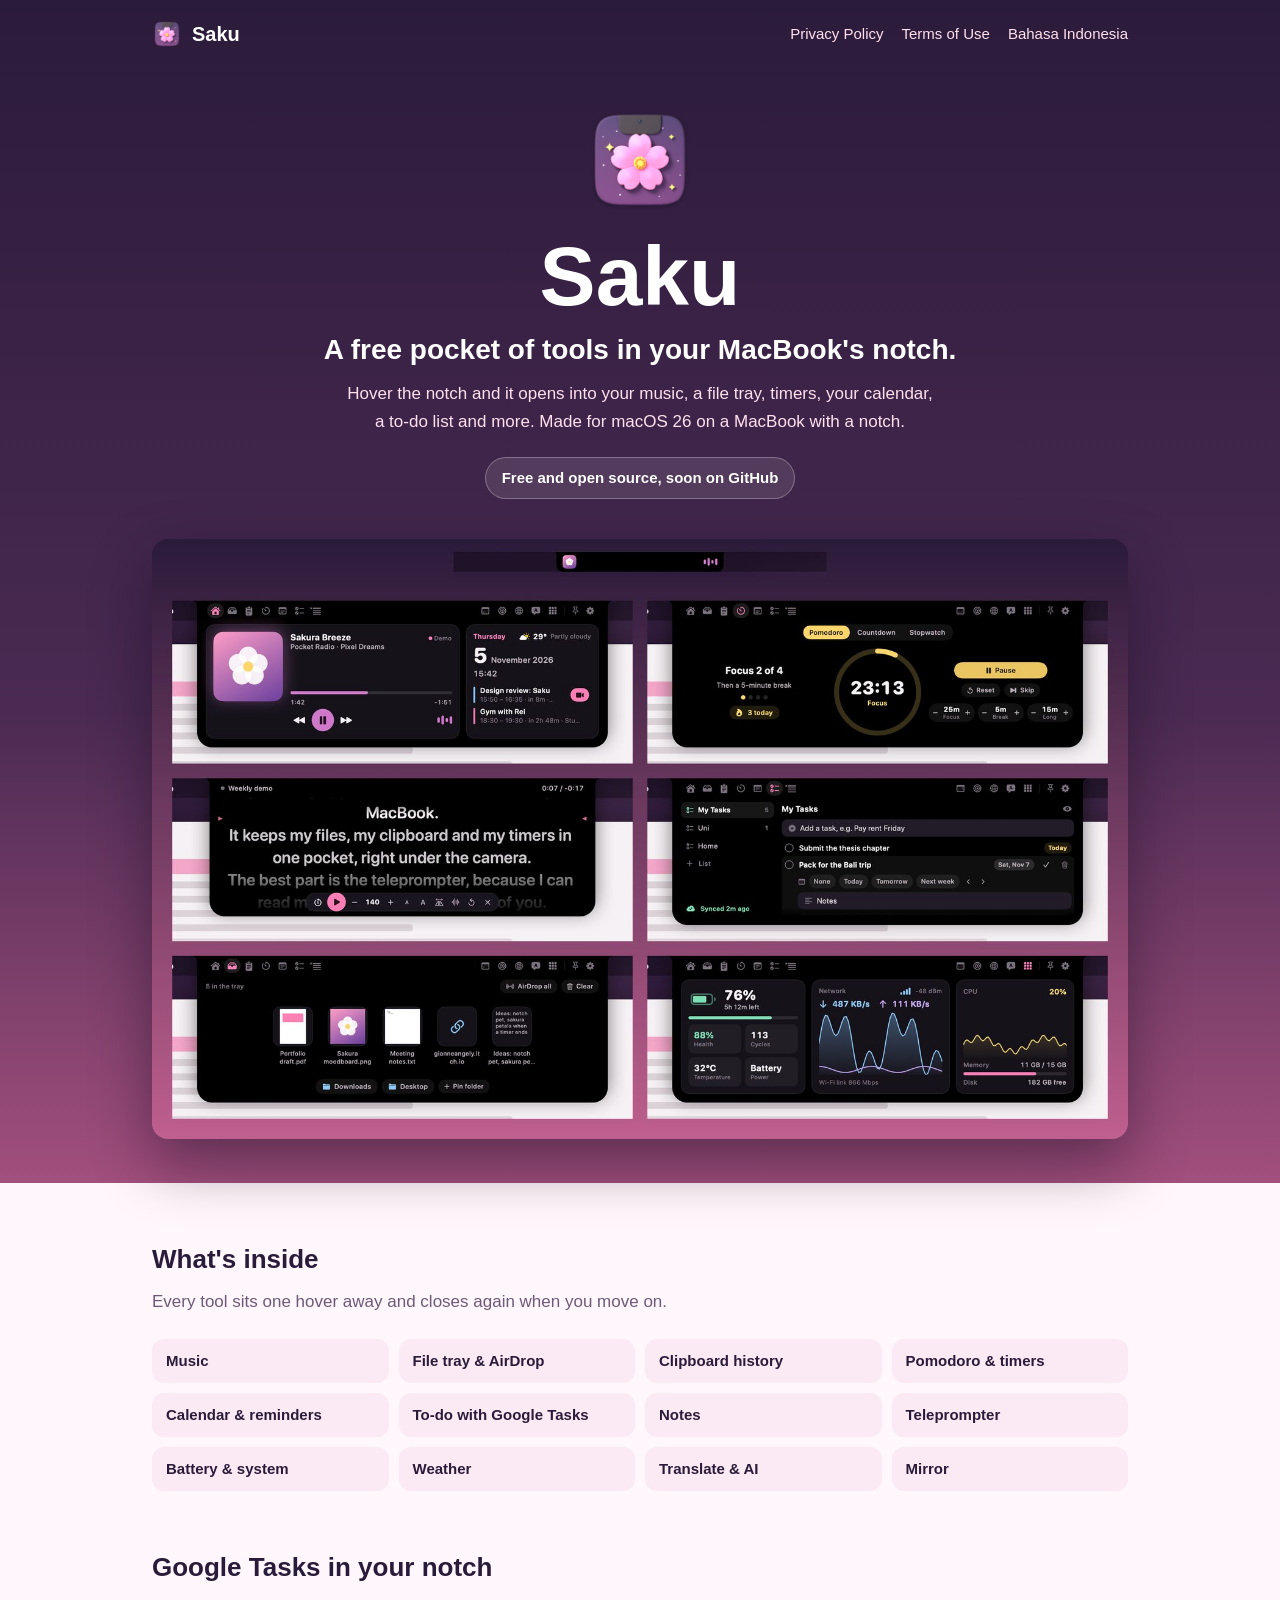
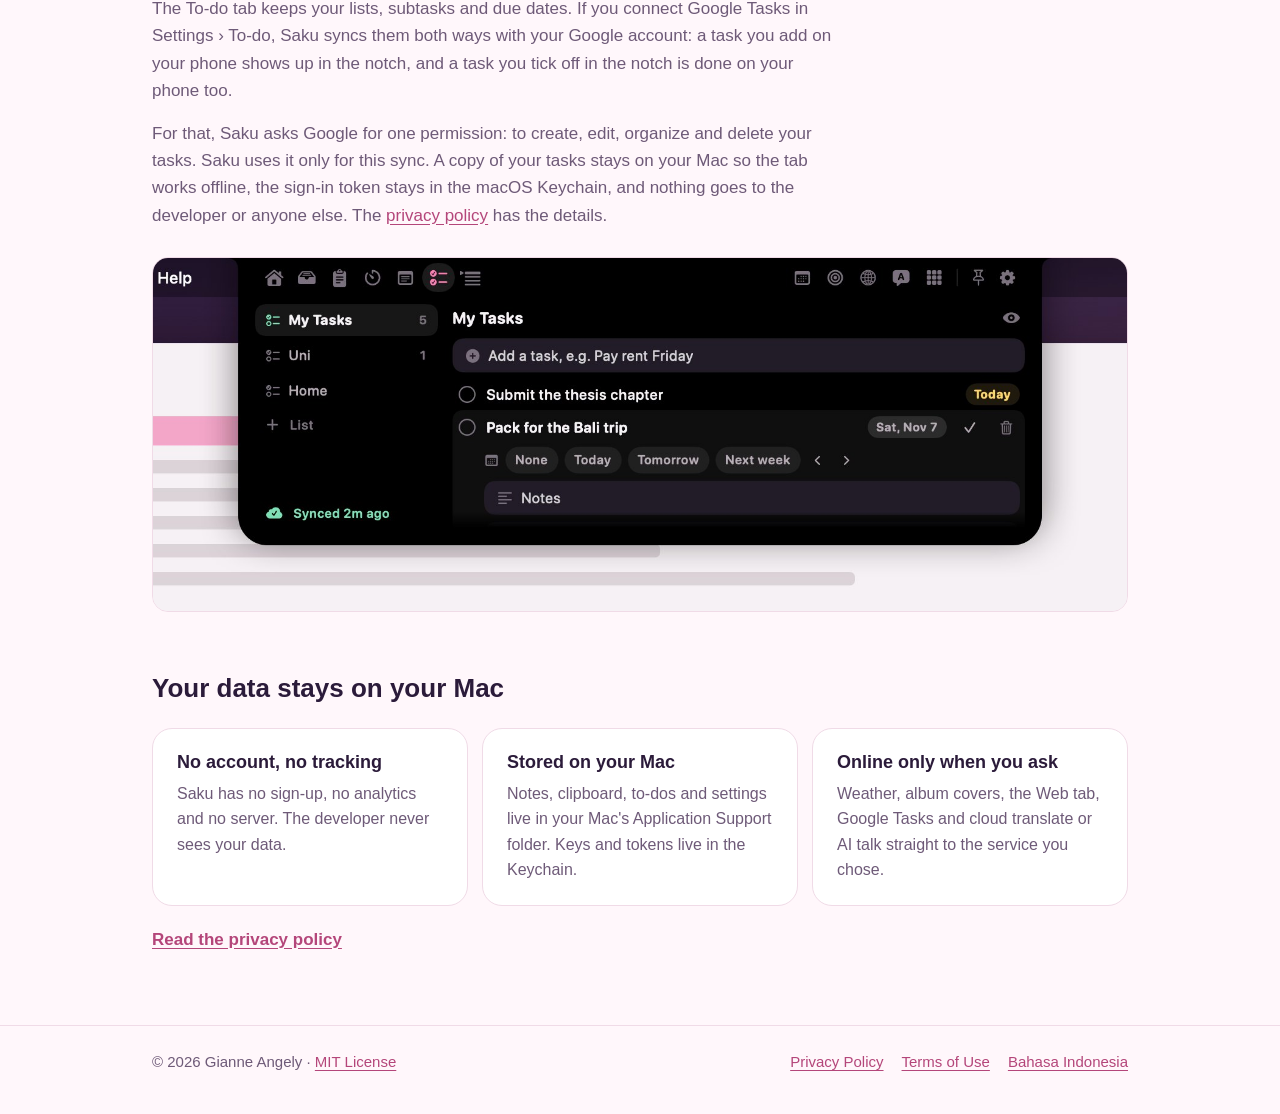
<file: index.html>
<!doctype html>
<html lang="en">
<head>
  <meta charset="utf-8">
  <meta name="viewport" content="width=device-width, initial-scale=1">
  <title>Saku: a free pocket of tools in your MacBook's notch</title>
  <meta name="description" content="Saku turns the MacBook notch into a pocket of tools: music, a file tray, clipboard, timers, calendar, a to-do list with Google Tasks, notes and a teleprompter. Free, no account, and your data stays on your Mac.">
  <meta name="color-scheme" content="light dark">
  <meta name="theme-color" content="#2b1b3a">
  <meta property="og:title" content="Saku">
  <meta property="og:description" content="A free pocket of tools in your MacBook's notch.">
  <link rel="icon" href="assets/icon.png">
  <link rel="apple-touch-icon" href="assets/icon.png">
  <link rel="stylesheet" href="assets/style.css">
</head>
<body>
  <div class="band">
    <div class="wrap">
      <header class="top">
        <a class="brand" href="./"><img src="assets/icon.png" alt="" width="30" height="30">Saku</a>
        <nav aria-label="Site">
          <a href="privacy.html">Privacy Policy</a>
          <a href="terms.html">Terms of Use</a>
          <a href="id/" lang="id" hreflang="id">Bahasa Indonesia</a>
        </nav>
      </header>
      <div class="hero">
        <img class="icon" src="assets/icon.png" alt="Saku app icon: a clay sakura flower under a notch, on a purple night sky" width="112" height="112">
        <h1>Saku</h1>
        <p class="tagline">A free pocket of tools in your MacBook's notch.</p>
        <p class="sub">Hover the notch and it opens into your music, a file tray, timers, your calendar, a to-do list and more. Made for macOS 26 on a MacBook with a notch.</p>
        <p class="pill">Free and open source, soon on GitHub</p>
        <!-- When the saku repo is public, swap the pill for:
        <p><a class="pill" href="https://github.com/GianneAngely/saku/releases/latest">Download Saku from GitHub</a></p> -->
      </div>
      <div class="shot">
        <img src="assets/notch.jpg" alt="Six views of Saku's open notch: music next to today's calendar, a Pomodoro timer, the teleprompter, a new calendar event, the file tray, and battery and system stats." width="1600" height="984">
      </div>
    </div>
  </div>

  <main class="wrap">
    <section aria-labelledby="inside">
      <h2 id="inside">What's inside</h2>
      <p class="lead">Every tool sits one hover away and closes again when you move on.</p>
      <ul class="chips">
        <li>Music</li>
        <li>File tray &amp; AirDrop</li>
        <li>Clipboard history</li>
        <li>Pomodoro &amp; timers</li>
        <li>Calendar &amp; reminders</li>
        <li>To-do with Google Tasks</li>
        <li>Notes</li>
        <li>Teleprompter</li>
        <li>Battery &amp; system</li>
        <li>Weather</li>
        <li>Translate &amp; AI</li>
        <li>Mirror</li>
      </ul>
    </section>

    <section aria-labelledby="tasks">
      <h2 id="tasks">Google Tasks in your notch</h2>
      <p class="lead">The To-do tab keeps your lists, subtasks and due dates. If you connect Google Tasks in Settings › To-do, Saku syncs them both ways with your Google account: a task you add on your phone shows up in the notch, and a task you tick off in the notch is done on your phone too.</p>
      <p class="lead">For that, Saku asks Google for one permission: to create, edit, organize and delete your tasks. Saku uses it only for this sync. A copy of your tasks stays on your Mac so the tab works offline, the sign-in token stays in the macOS Keychain, and nothing goes to the developer or anyone else. The <a href="privacy.html#google">privacy policy</a> has the details.</p>
      <div class="figure">
        <img src="assets/todo.jpg" alt="The To-do tab in Saku's notch: task lists on the left, tasks with due dates on the right, and a note that it synced with Google two minutes ago." width="1600" height="580" loading="lazy">
      </div>
    </section>

    <section aria-labelledby="data">
      <h2 id="data">Your data stays on your Mac</h2>
      <div class="cards">
        <div class="card">
          <h3>No account, no tracking</h3>
          <p>Saku has no sign-up, no analytics and no server. The developer never sees your data.</p>
        </div>
        <div class="card">
          <h3>Stored on your Mac</h3>
          <p>Notes, clipboard, to-dos and settings live in your Mac's Application Support folder. Keys and tokens live in the Keychain.</p>
        </div>
        <div class="card">
          <h3>Online only when you ask</h3>
          <p>Weather, album covers, the Web tab, Google Tasks and cloud translate or AI talk straight to the service you chose.</p>
        </div>
      </div>
      <p class="more"><a href="privacy.html">Read the privacy policy</a></p>
    </section>
  </main>

  <footer>
    <div class="wrap">
      <p>© 2026 Gianne Angely · <a href="https://opensource.org/license/mit">MIT License</a></p>
      <nav aria-label="Footer">
        <a href="privacy.html">Privacy Policy</a>
        <a href="terms.html">Terms of Use</a>
        <a href="id/" lang="id" hreflang="id">Bahasa Indonesia</a>
      </nav>
    </div>
  </footer>
</body>
</html>
</file>
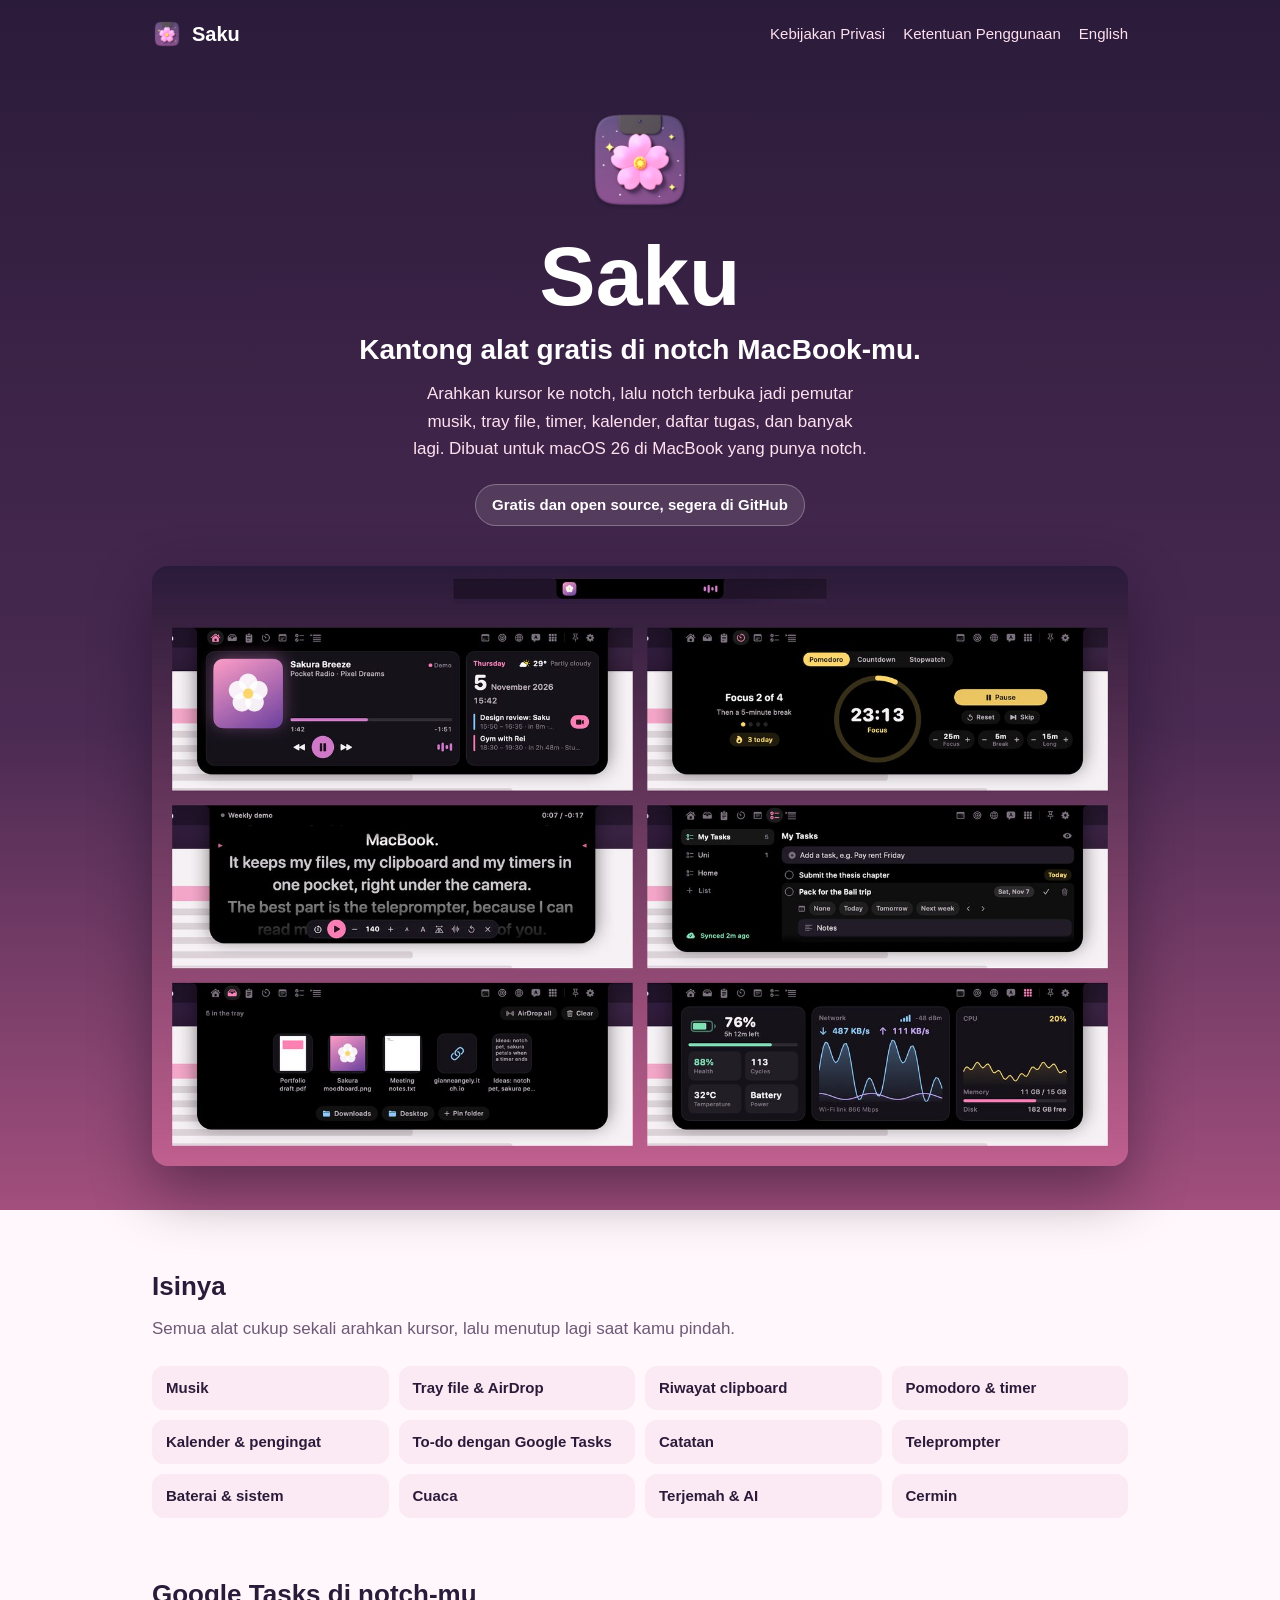
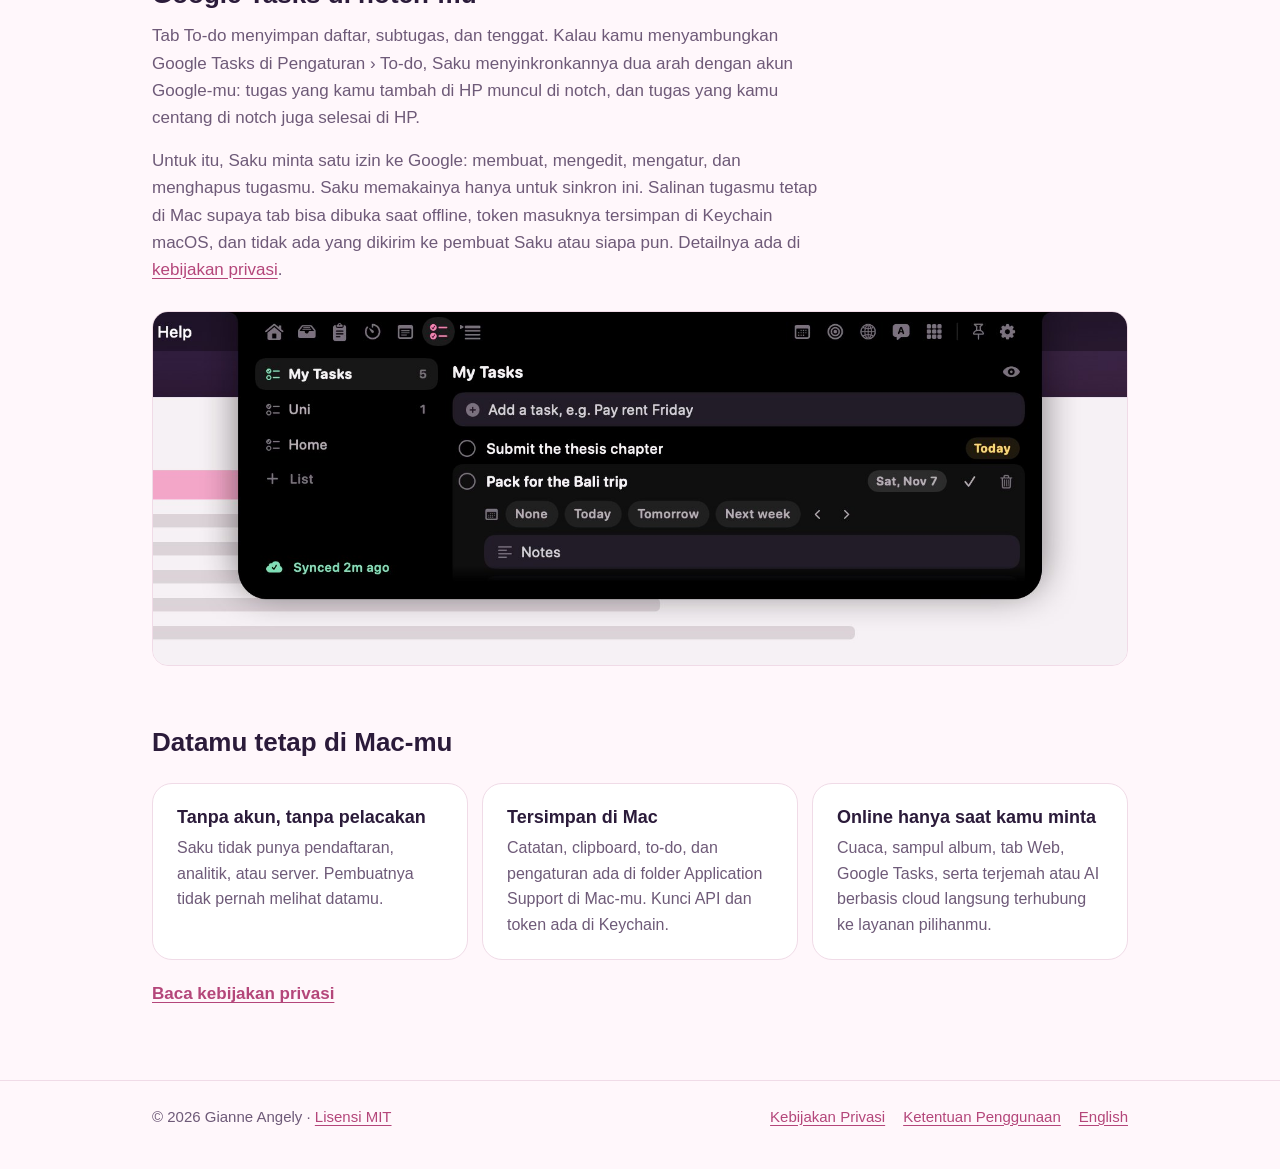
<file: id/index.html>
<!doctype html>
<html lang="id">
<head>
  <meta charset="utf-8">
  <meta name="viewport" content="width=device-width, initial-scale=1">
  <title>Saku: kantong alat gratis di notch MacBook-mu</title>
  <meta name="description" content="Saku mengubah notch MacBook jadi kantong alat: musik, tray file, clipboard, timer, kalender, to-do dengan Google Tasks, catatan, dan teleprompter. Gratis, tanpa akun, dan datamu tetap di Mac.">
  <meta name="color-scheme" content="light dark">
  <meta name="theme-color" content="#2b1b3a">
  <meta property="og:title" content="Saku">
  <meta property="og:description" content="Kantong alat gratis di notch MacBook-mu.">
  <link rel="icon" href="../assets/icon.png">
  <link rel="apple-touch-icon" href="../assets/icon.png">
  <link rel="stylesheet" href="../assets/style.css">
</head>
<body>
  <div class="band">
    <div class="wrap">
      <header class="top">
        <a class="brand" href="./"><img src="../assets/icon.png" alt="" width="30" height="30">Saku</a>
        <nav aria-label="Situs">
          <a href="privacy.html">Kebijakan Privasi</a>
          <a href="terms.html">Ketentuan Penggunaan</a>
          <a href="../" lang="en" hreflang="en">English</a>
        </nav>
      </header>
      <div class="hero">
        <img class="icon" src="../assets/icon.png" alt="Ikon aplikasi Saku: bunga sakura dari clay di bawah notch, dengan latar langit malam ungu" width="112" height="112">
        <h1>Saku</h1>
        <p class="tagline">Kantong alat gratis di notch MacBook-mu.</p>
        <p class="sub">Arahkan kursor ke notch, lalu notch terbuka jadi pemutar musik, tray file, timer, kalender, daftar tugas, dan banyak lagi. Dibuat untuk macOS 26 di MacBook yang punya notch.</p>
        <p class="pill">Gratis dan open source, segera di GitHub</p>
        <!-- Setelah repo saku publik, ganti pill di atas dengan:
        <p><a class="pill" href="https://github.com/GianneAngely/saku/releases/latest">Download Saku dari GitHub</a></p> -->
      </div>
      <div class="shot">
        <img src="../assets/notch.jpg" alt="Enam tampilan notch Saku yang terbuka: musik di samping kalender hari ini, timer Pomodoro, teleprompter, acara kalender baru, tray file, serta baterai dan sistem." width="1600" height="984">
      </div>
    </div>
  </div>

  <main class="wrap">
    <section aria-labelledby="isi">
      <h2 id="isi">Isinya</h2>
      <p class="lead">Semua alat cukup sekali arahkan kursor, lalu menutup lagi saat kamu pindah.</p>
      <ul class="chips">
        <li>Musik</li>
        <li>Tray file &amp; AirDrop</li>
        <li>Riwayat clipboard</li>
        <li>Pomodoro &amp; timer</li>
        <li>Kalender &amp; pengingat</li>
        <li>To-do dengan Google Tasks</li>
        <li>Catatan</li>
        <li>Teleprompter</li>
        <li>Baterai &amp; sistem</li>
        <li>Cuaca</li>
        <li>Terjemah &amp; AI</li>
        <li>Cermin</li>
      </ul>
    </section>

    <section aria-labelledby="tugas">
      <h2 id="tugas">Google Tasks di notch-mu</h2>
      <p class="lead">Tab To-do menyimpan daftar, subtugas, dan tenggat. Kalau kamu menyambungkan Google Tasks di Pengaturan › To-do, Saku menyinkronkannya dua arah dengan akun Google-mu: tugas yang kamu tambah di HP muncul di notch, dan tugas yang kamu centang di notch juga selesai di HP.</p>
      <p class="lead">Untuk itu, Saku minta satu izin ke Google: membuat, mengedit, mengatur, dan menghapus tugasmu. Saku memakainya hanya untuk sinkron ini. Salinan tugasmu tetap di Mac supaya tab bisa dibuka saat offline, token masuknya tersimpan di Keychain macOS, dan tidak ada yang dikirim ke pembuat Saku atau siapa pun. Detailnya ada di <a href="privacy.html#google">kebijakan privasi</a>.</p>
      <div class="figure">
        <img src="../assets/todo.jpg" alt="Tab To-do di notch Saku: daftar tugas di kiri, tugas dengan tenggat di kanan, dan keterangan sudah sinkron dengan Google dua menit lalu." width="1600" height="580" loading="lazy">
      </div>
    </section>

    <section aria-labelledby="data">
      <h2 id="data">Datamu tetap di Mac-mu</h2>
      <div class="cards">
        <div class="card">
          <h3>Tanpa akun, tanpa pelacakan</h3>
          <p>Saku tidak punya pendaftaran, analitik, atau server. Pembuatnya tidak pernah melihat datamu.</p>
        </div>
        <div class="card">
          <h3>Tersimpan di Mac</h3>
          <p>Catatan, clipboard, to-do, dan pengaturan ada di folder Application Support di Mac-mu. Kunci API dan token ada di Keychain.</p>
        </div>
        <div class="card">
          <h3>Online hanya saat kamu minta</h3>
          <p>Cuaca, sampul album, tab Web, Google Tasks, serta terjemah atau AI berbasis cloud langsung terhubung ke layanan pilihanmu.</p>
        </div>
      </div>
      <p class="more"><a href="privacy.html">Baca kebijakan privasi</a></p>
    </section>
  </main>

  <footer>
    <div class="wrap">
      <p>© 2026 Gianne Angely · <a href="https://opensource.org/license/mit">Lisensi MIT</a></p>
      <nav aria-label="Kaki halaman">
        <a href="privacy.html">Kebijakan Privasi</a>
        <a href="terms.html">Ketentuan Penggunaan</a>
        <a href="../" lang="en" hreflang="en">English</a>
      </nav>
    </div>
  </footer>
</body>
</html>
</file>
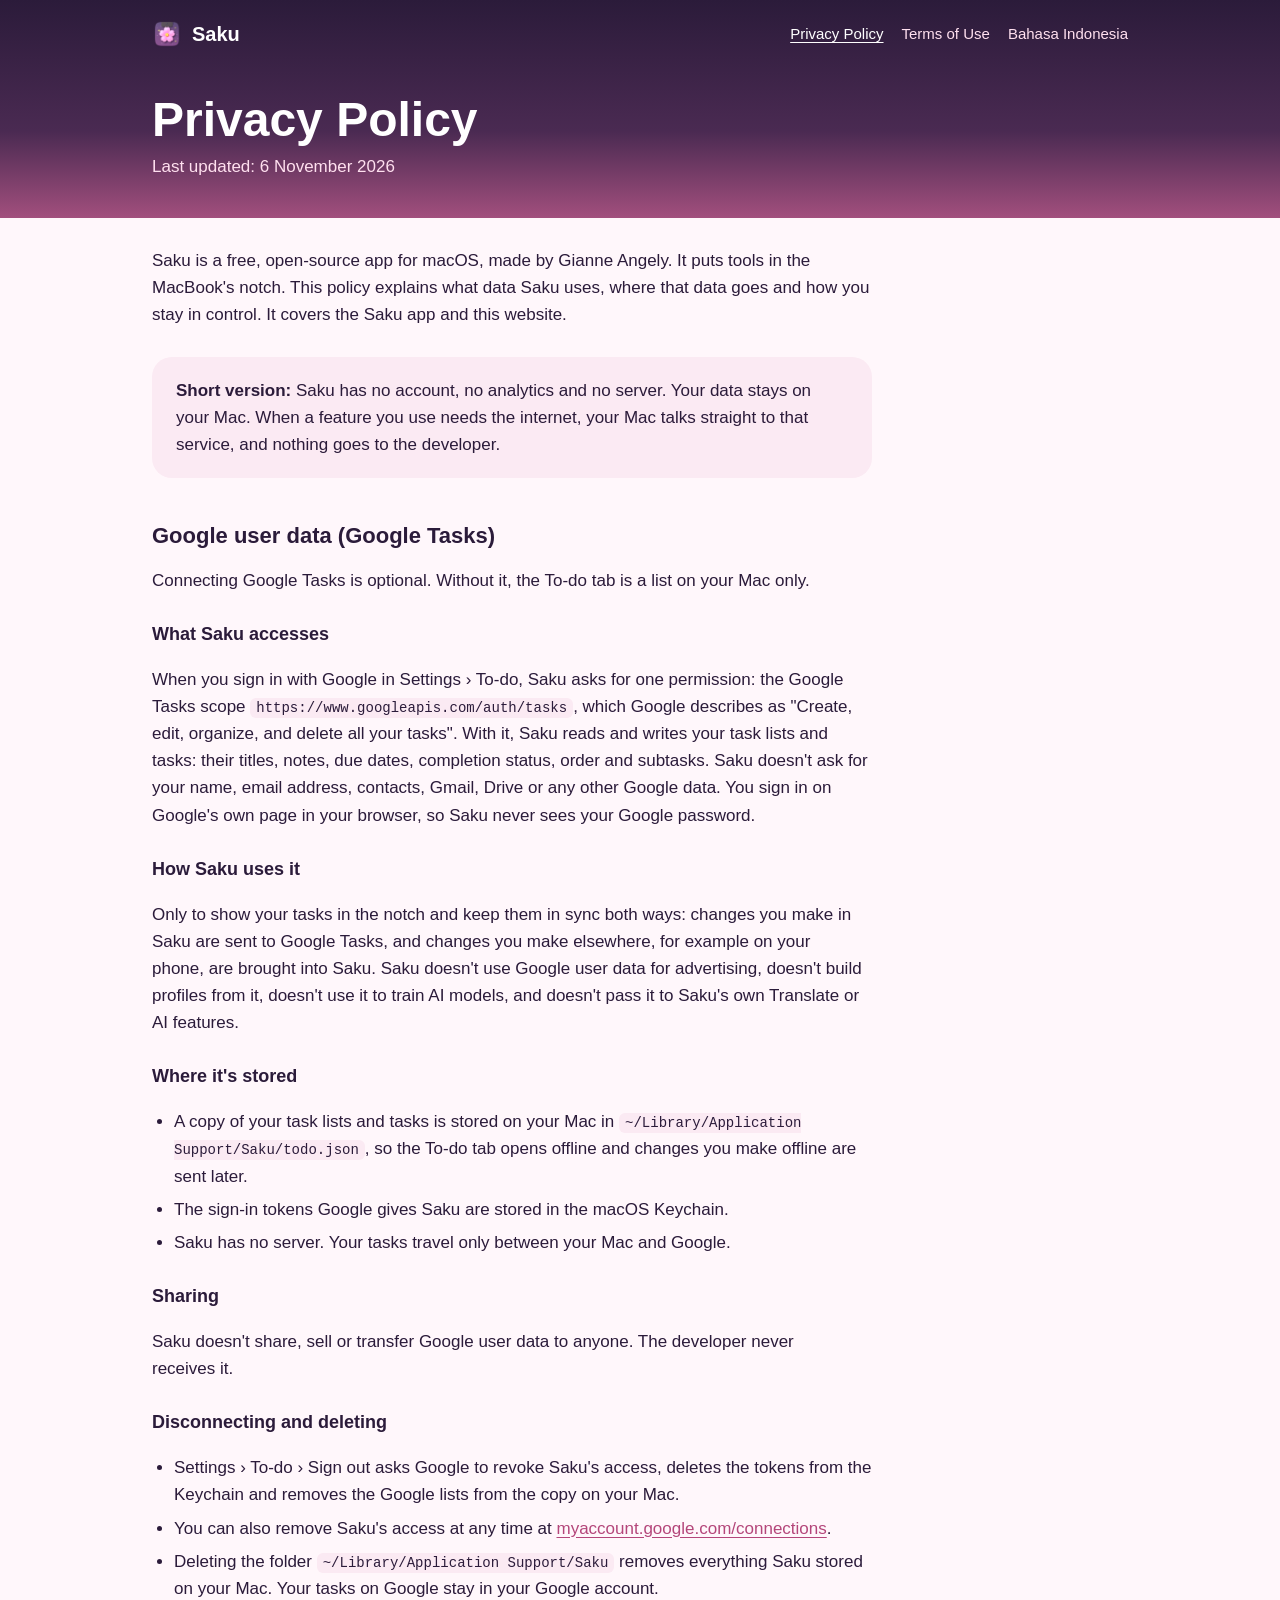
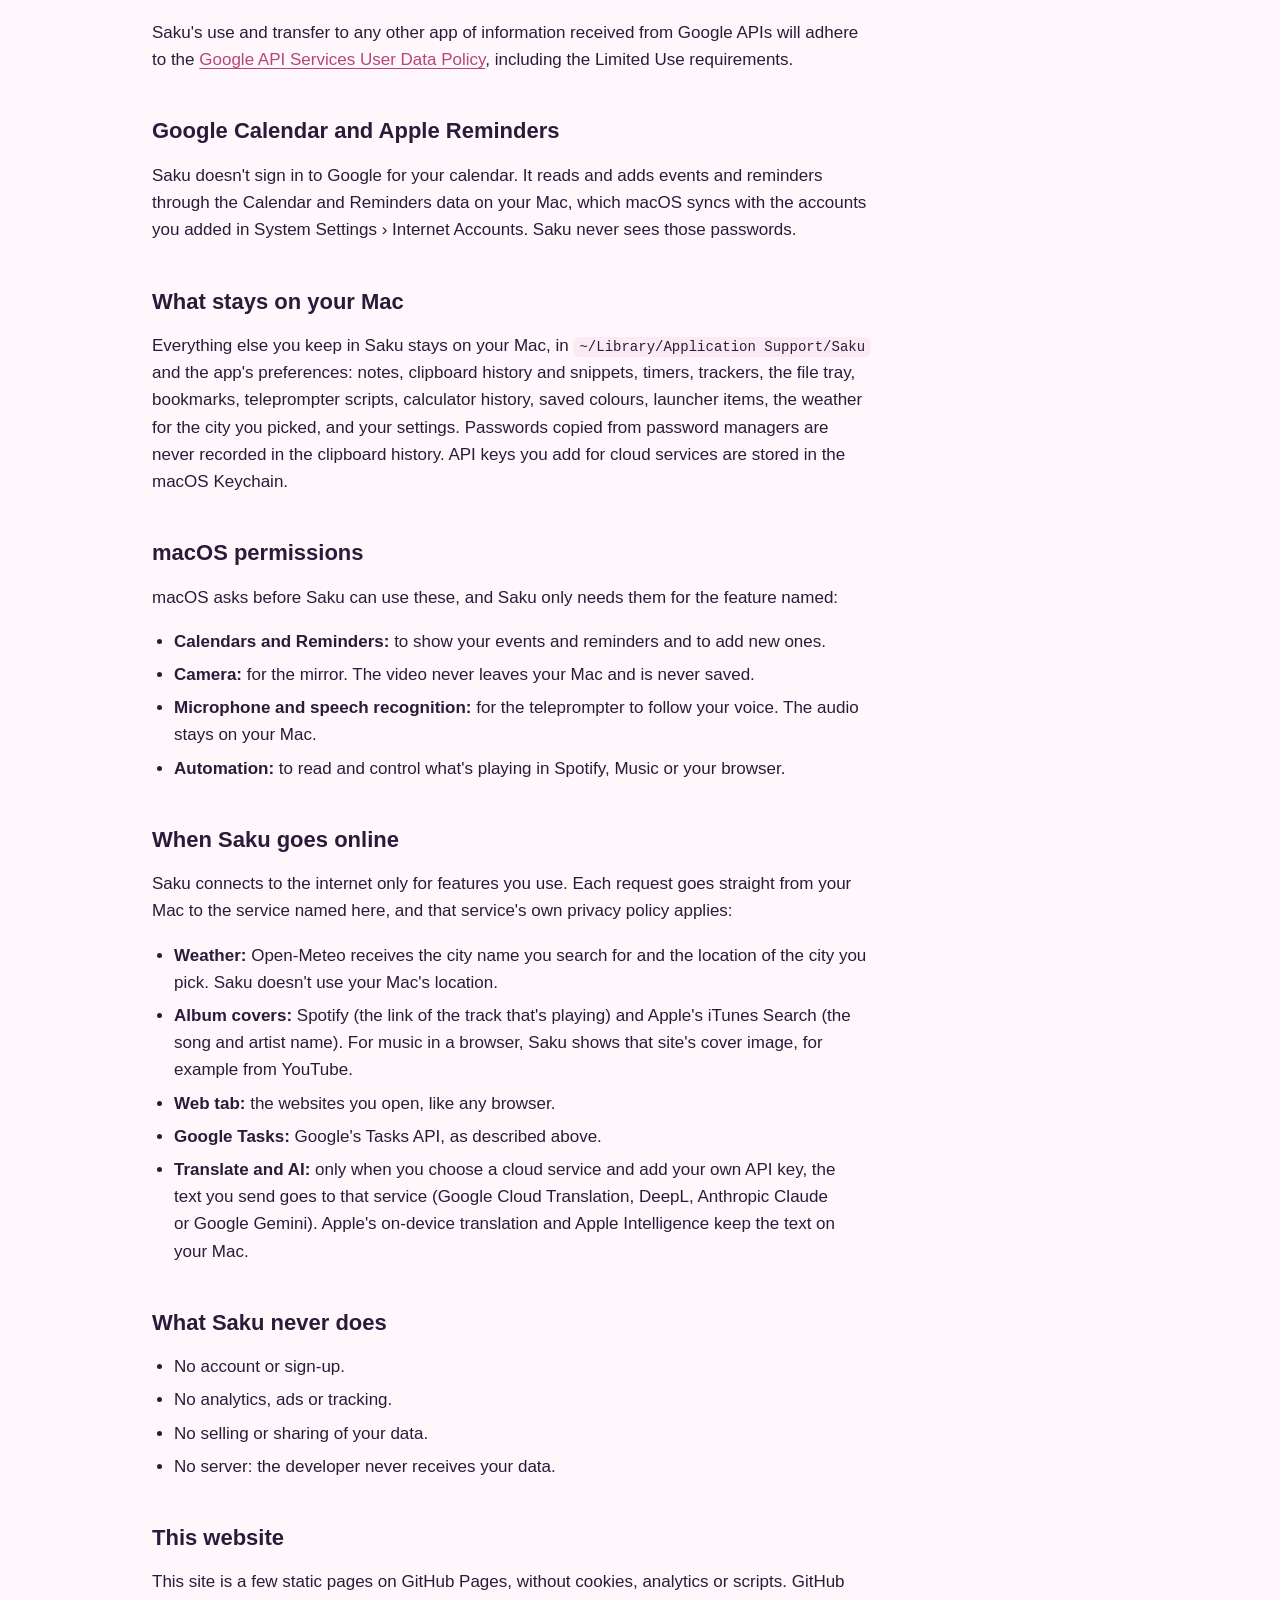
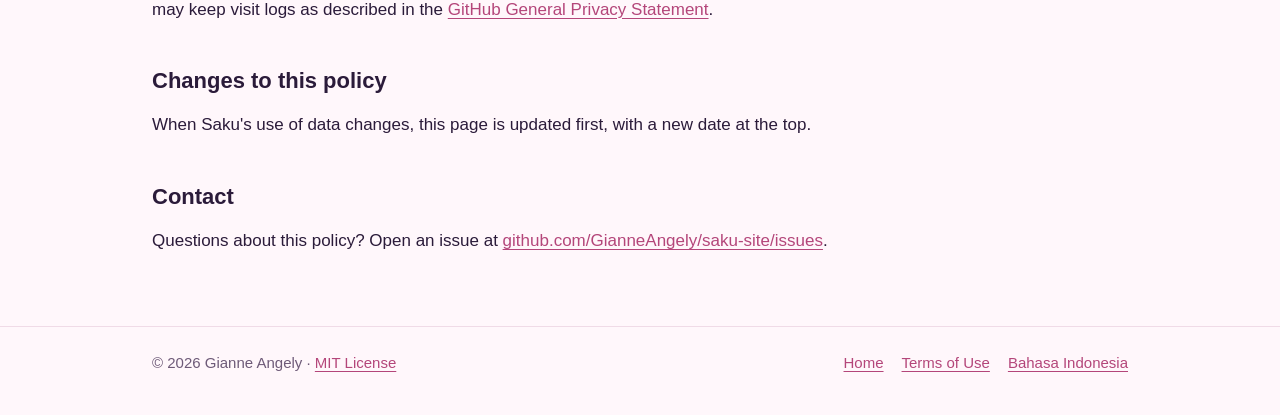
<file: privacy.html>
<!doctype html>
<html lang="en">
<head>
  <meta charset="utf-8">
  <meta name="viewport" content="width=device-width, initial-scale=1">
  <title>Privacy Policy · Saku</title>
  <meta name="description" content="What data Saku uses, where it goes and how you stay in control, including Google Tasks.">
  <meta name="color-scheme" content="light dark">
  <meta name="theme-color" content="#2b1b3a">
  <link rel="icon" href="assets/icon.png">
  <link rel="apple-touch-icon" href="assets/icon.png">
  <link rel="stylesheet" href="assets/style.css">
</head>
<body>
  <div class="band">
    <div class="wrap">
      <header class="top">
        <a class="brand" href="./"><img src="assets/icon.png" alt="" width="30" height="30">Saku</a>
        <nav aria-label="Site">
          <a href="privacy.html" aria-current="page">Privacy Policy</a>
          <a href="terms.html">Terms of Use</a>
          <a href="id/privacy.html" lang="id" hreflang="id">Bahasa Indonesia</a>
        </nav>
      </header>
      <div class="page-title">
        <h1>Privacy Policy</h1>
        <p>Last updated: 6 November 2026</p>
      </div>
    </div>
  </div>

  <main class="wrap">
    <article class="legal">
      <p>Saku is a free, open-source app for macOS, made by Gianne Angely. It puts tools in the MacBook's notch. This policy explains what data Saku uses, where that data goes and how you stay in control. It covers the Saku app and this website.</p>
      <div class="summary">
        <p><strong>Short version:</strong> Saku has no account, no analytics and no server. Your data stays on your Mac. When a feature you use needs the internet, your Mac talks straight to that service, and nothing goes to the developer.</p>
      </div>

      <h2 id="google">Google user data (Google Tasks)</h2>
      <p>Connecting Google Tasks is optional. Without it, the To-do tab is a list on your Mac only.</p>

      <h3>What Saku accesses</h3>
      <p>When you sign in with Google in Settings › To-do, Saku asks for one permission: the Google Tasks scope <code>https://www.googleapis.com/auth/tasks</code>, which Google describes as "Create, edit, organize, and delete all your tasks". With it, Saku reads and writes your task lists and tasks: their titles, notes, due dates, completion status, order and subtasks. Saku doesn't ask for your name, email address, contacts, Gmail, Drive or any other Google data. You sign in on Google's own page in your browser, so Saku never sees your Google password.</p>

      <h3>How Saku uses it</h3>
      <p>Only to show your tasks in the notch and keep them in sync both ways: changes you make in Saku are sent to Google Tasks, and changes you make elsewhere, for example on your phone, are brought into Saku. Saku doesn't use Google user data for advertising, doesn't build profiles from it, doesn't use it to train AI models, and doesn't pass it to Saku's own Translate or AI features.</p>

      <h3>Where it's stored</h3>
      <ul>
        <li>A copy of your task lists and tasks is stored on your Mac in <code>~/Library/Application Support/Saku/todo.json</code>, so the To-do tab opens offline and changes you make offline are sent later.</li>
        <li>The sign-in tokens Google gives Saku are stored in the macOS Keychain.</li>
        <li>Saku has no server. Your tasks travel only between your Mac and Google.</li>
      </ul>

      <h3>Sharing</h3>
      <p>Saku doesn't share, sell or transfer Google user data to anyone. The developer never receives it.</p>

      <h3>Disconnecting and deleting</h3>
      <ul>
        <li>Settings › To-do › Sign out asks Google to revoke Saku's access, deletes the tokens from the Keychain and removes the Google lists from the copy on your Mac.</li>
        <li>You can also remove Saku's access at any time at <a href="https://myaccount.google.com/connections">myaccount.google.com/connections</a>.</li>
        <li>Deleting the folder <code>~/Library/Application Support/Saku</code> removes everything Saku stored on your Mac. Your tasks on Google stay in your Google account.</li>
      </ul>

      <p>Saku's use and transfer to any other app of information received from Google APIs will adhere to the <a href="https://developers.google.com/terms/api-services-user-data-policy">Google API Services User Data Policy</a>, including the Limited Use requirements.</p>

      <h2>Google Calendar and Apple Reminders</h2>
      <p>Saku doesn't sign in to Google for your calendar. It reads and adds events and reminders through the Calendar and Reminders data on your Mac, which macOS syncs with the accounts you added in System Settings › Internet Accounts. Saku never sees those passwords.</p>

      <h2>What stays on your Mac</h2>
      <p>Everything else you keep in Saku stays on your Mac, in <code>~/Library/Application Support/Saku</code> and the app's preferences: notes, clipboard history and snippets, timers, trackers, the file tray, bookmarks, teleprompter scripts, calculator history, saved colours, launcher items, the weather for the city you picked, and your settings. Passwords copied from password managers are never recorded in the clipboard history. API keys you add for cloud services are stored in the macOS Keychain.</p>

      <h2>macOS permissions</h2>
      <p>macOS asks before Saku can use these, and Saku only needs them for the feature named:</p>
      <ul>
        <li><strong>Calendars and Reminders:</strong> to show your events and reminders and to add new ones.</li>
        <li><strong>Camera:</strong> for the mirror. The video never leaves your Mac and is never saved.</li>
        <li><strong>Microphone and speech recognition:</strong> for the teleprompter to follow your voice. The audio stays on your Mac.</li>
        <li><strong>Automation:</strong> to read and control what's playing in Spotify, Music or your browser.</li>
      </ul>

      <h2>When Saku goes online</h2>
      <p>Saku connects to the internet only for features you use. Each request goes straight from your Mac to the service named here, and that service's own privacy policy applies:</p>
      <ul>
        <li><strong>Weather:</strong> Open-Meteo receives the city name you search for and the location of the city you pick. Saku doesn't use your Mac's location.</li>
        <li><strong>Album covers:</strong> Spotify (the link of the track that's playing) and Apple's iTunes Search (the song and artist name). For music in a browser, Saku shows that site's cover image, for example from YouTube.</li>
        <li><strong>Web tab:</strong> the websites you open, like any browser.</li>
        <li><strong>Google Tasks:</strong> Google's Tasks API, as described above.</li>
        <li><strong>Translate and AI:</strong> only when you choose a cloud service and add your own API key, the text you send goes to that service (Google Cloud Translation, DeepL, Anthropic Claude or Google Gemini). Apple's on-device translation and Apple Intelligence keep the text on your Mac.</li>
      </ul>

      <h2>What Saku never does</h2>
      <ul>
        <li>No account or sign-up.</li>
        <li>No analytics, ads or tracking.</li>
        <li>No selling or sharing of your data.</li>
        <li>No server: the developer never receives your data.</li>
      </ul>

      <h2>This website</h2>
      <p>This site is a few static pages on GitHub Pages, without cookies, analytics or scripts. GitHub may keep visit logs as described in the <a href="https://docs.github.com/site-policy/privacy-policies/github-general-privacy-statement">GitHub General Privacy Statement</a>.</p>

      <h2>Changes to this policy</h2>
      <p>When Saku's use of data changes, this page is updated first, with a new date at the top.</p>

      <h2>Contact</h2>
      <p>Questions about this policy? Open an issue at <a href="https://github.com/GianneAngely/saku-site/issues">github.com/GianneAngely/saku-site/issues</a>.</p>
    </article>
  </main>

  <footer>
    <div class="wrap">
      <p>© 2026 Gianne Angely · <a href="https://opensource.org/license/mit">MIT License</a></p>
      <nav aria-label="Footer">
        <a href="./">Home</a>
        <a href="terms.html">Terms of Use</a>
        <a href="id/privacy.html" lang="id" hreflang="id">Bahasa Indonesia</a>
      </nav>
    </div>
  </footer>
</body>
</html>
</file>
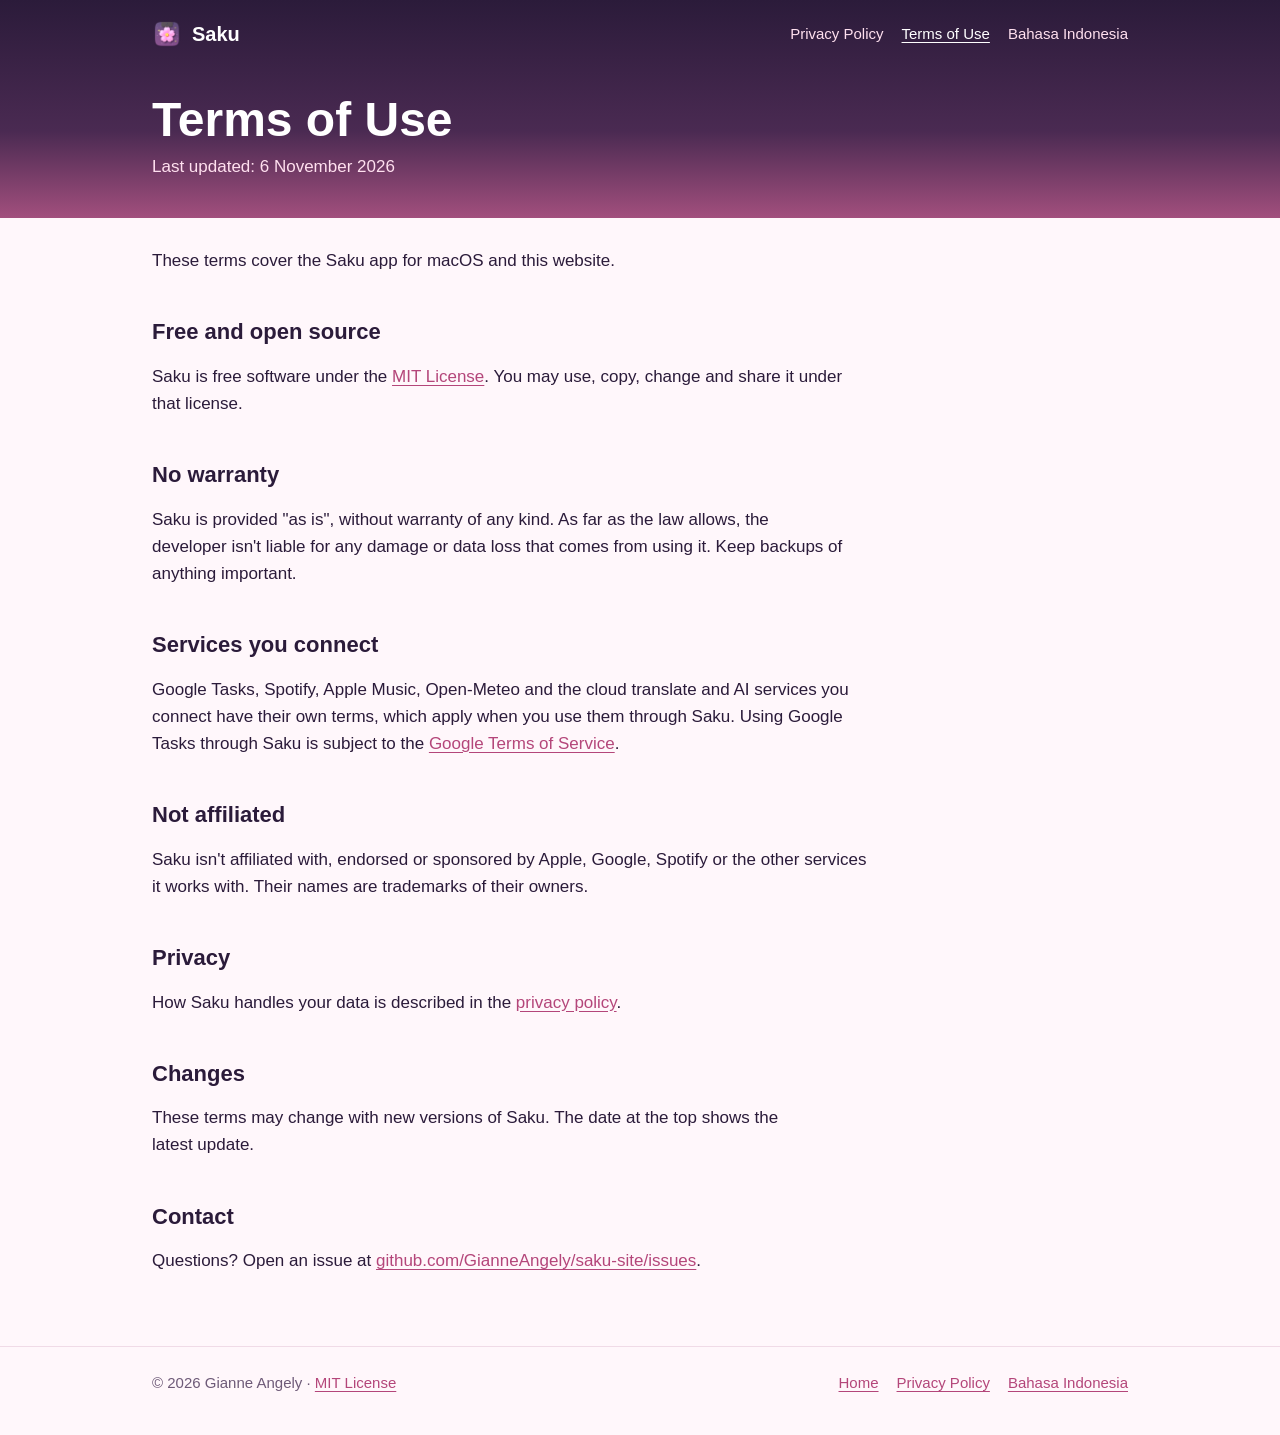
<file: terms.html>
<!doctype html>
<html lang="en">
<head>
  <meta charset="utf-8">
  <meta name="viewport" content="width=device-width, initial-scale=1">
  <title>Terms of Use · Saku</title>
  <meta name="description" content="The terms for using Saku, a free and open-source notch app for macOS.">
  <meta name="color-scheme" content="light dark">
  <meta name="theme-color" content="#2b1b3a">
  <link rel="icon" href="assets/icon.png">
  <link rel="apple-touch-icon" href="assets/icon.png">
  <link rel="stylesheet" href="assets/style.css">
</head>
<body>
  <div class="band">
    <div class="wrap">
      <header class="top">
        <a class="brand" href="./"><img src="assets/icon.png" alt="" width="30" height="30">Saku</a>
        <nav aria-label="Site">
          <a href="privacy.html">Privacy Policy</a>
          <a href="terms.html" aria-current="page">Terms of Use</a>
          <a href="id/terms.html" lang="id" hreflang="id">Bahasa Indonesia</a>
        </nav>
      </header>
      <div class="page-title">
        <h1>Terms of Use</h1>
        <p>Last updated: 6 November 2026</p>
      </div>
    </div>
  </div>

  <main class="wrap">
    <article class="legal">
      <p>These terms cover the Saku app for macOS and this website.</p>

      <h2>Free and open source</h2>
      <p>Saku is free software under the <a href="https://opensource.org/license/mit">MIT License</a>. You may use, copy, change and share it under that license.</p>

      <h2>No warranty</h2>
      <p>Saku is provided "as is", without warranty of any kind. As far as the law allows, the developer isn't liable for any damage or data loss that comes from using it. Keep backups of anything important.</p>

      <h2>Services you connect</h2>
      <p>Google Tasks, Spotify, Apple Music, Open-Meteo and the cloud translate and AI services you connect have their own terms, which apply when you use them through Saku. Using Google Tasks through Saku is subject to the <a href="https://policies.google.com/terms">Google Terms of Service</a>.</p>

      <h2>Not affiliated</h2>
      <p>Saku isn't affiliated with, endorsed or sponsored by Apple, Google, Spotify or the other services it works with. Their names are trademarks of their owners.</p>

      <h2>Privacy</h2>
      <p>How Saku handles your data is described in the <a href="privacy.html">privacy policy</a>.</p>

      <h2>Changes</h2>
      <p>These terms may change with new versions of Saku. The date at the top shows the latest update.</p>

      <h2>Contact</h2>
      <p>Questions? Open an issue at <a href="https://github.com/GianneAngely/saku-site/issues">github.com/GianneAngely/saku-site/issues</a>.</p>
    </article>
  </main>

  <footer>
    <div class="wrap">
      <p>© 2026 Gianne Angely · <a href="https://opensource.org/license/mit">MIT License</a></p>
      <nav aria-label="Footer">
        <a href="./">Home</a>
        <a href="privacy.html">Privacy Policy</a>
        <a href="id/terms.html" lang="id" hreflang="id">Bahasa Indonesia</a>
      </nav>
    </div>
  </footer>
</body>
</html>
</file>
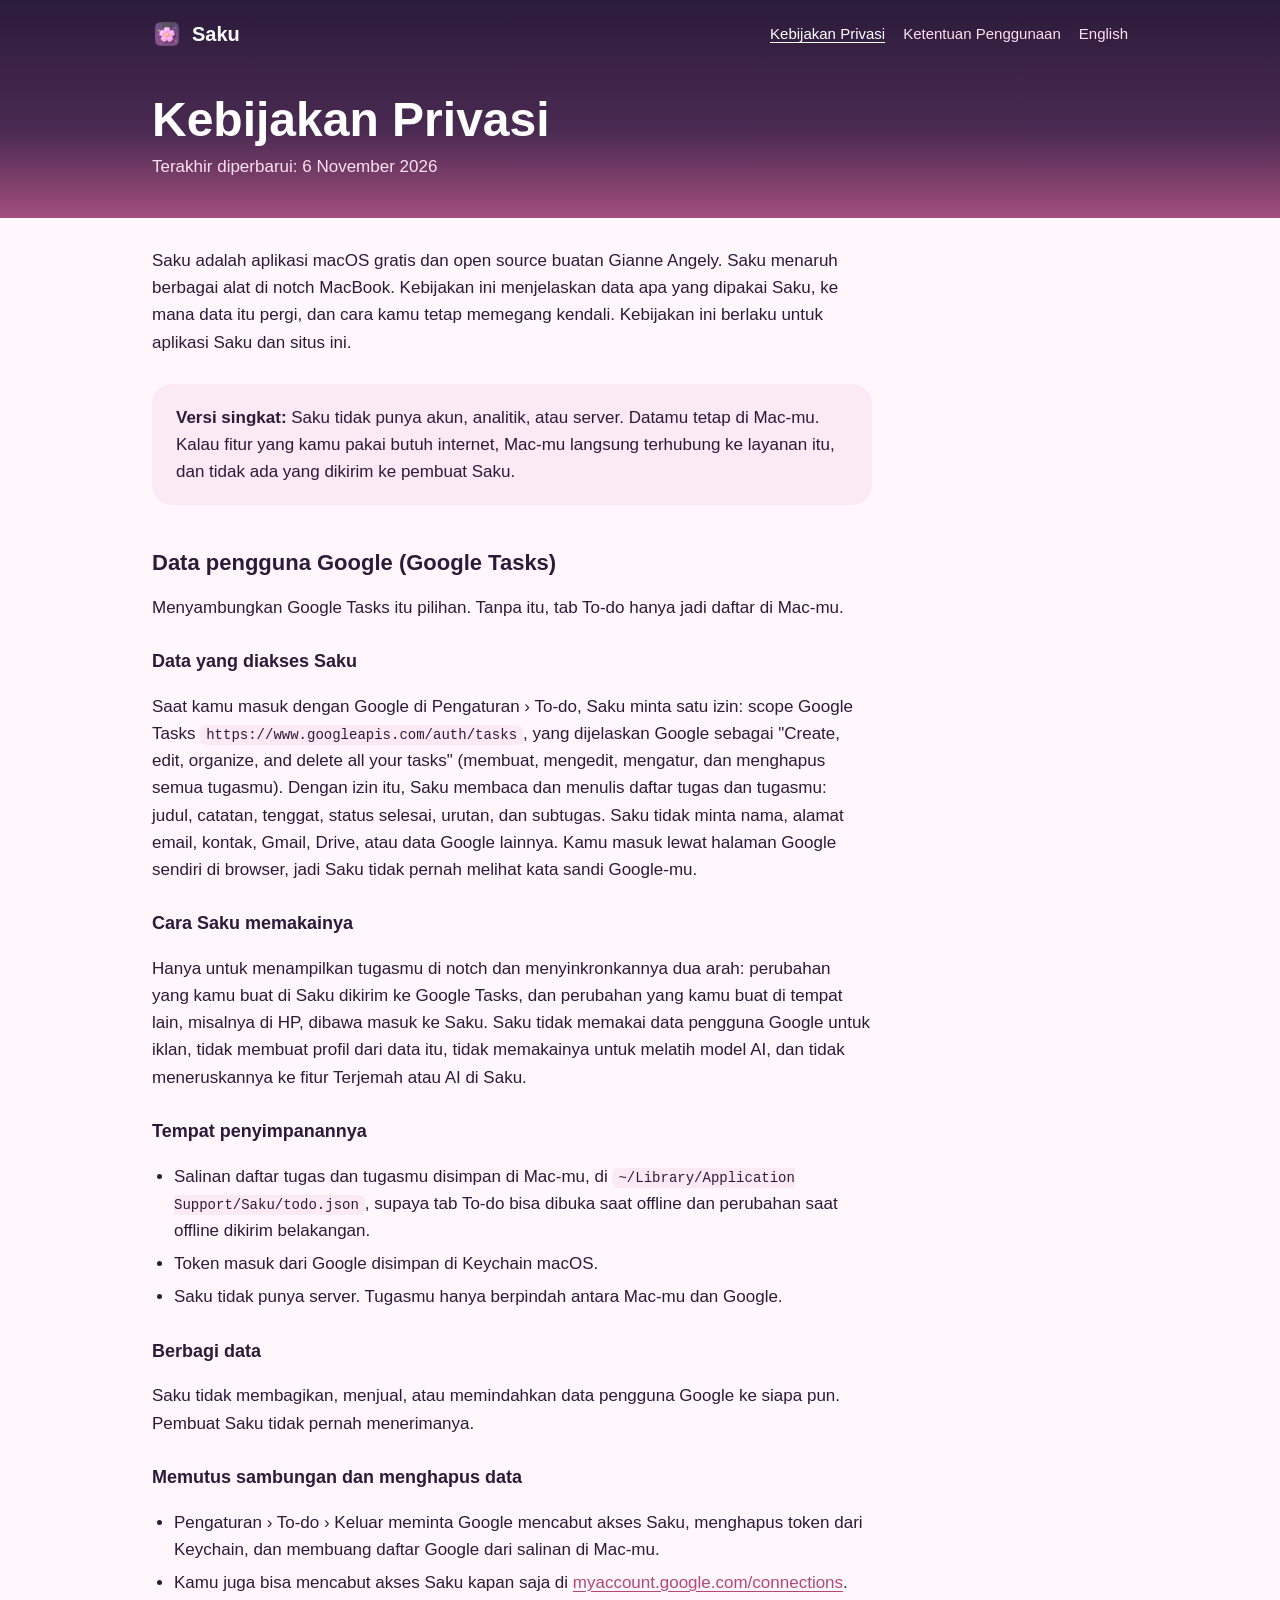
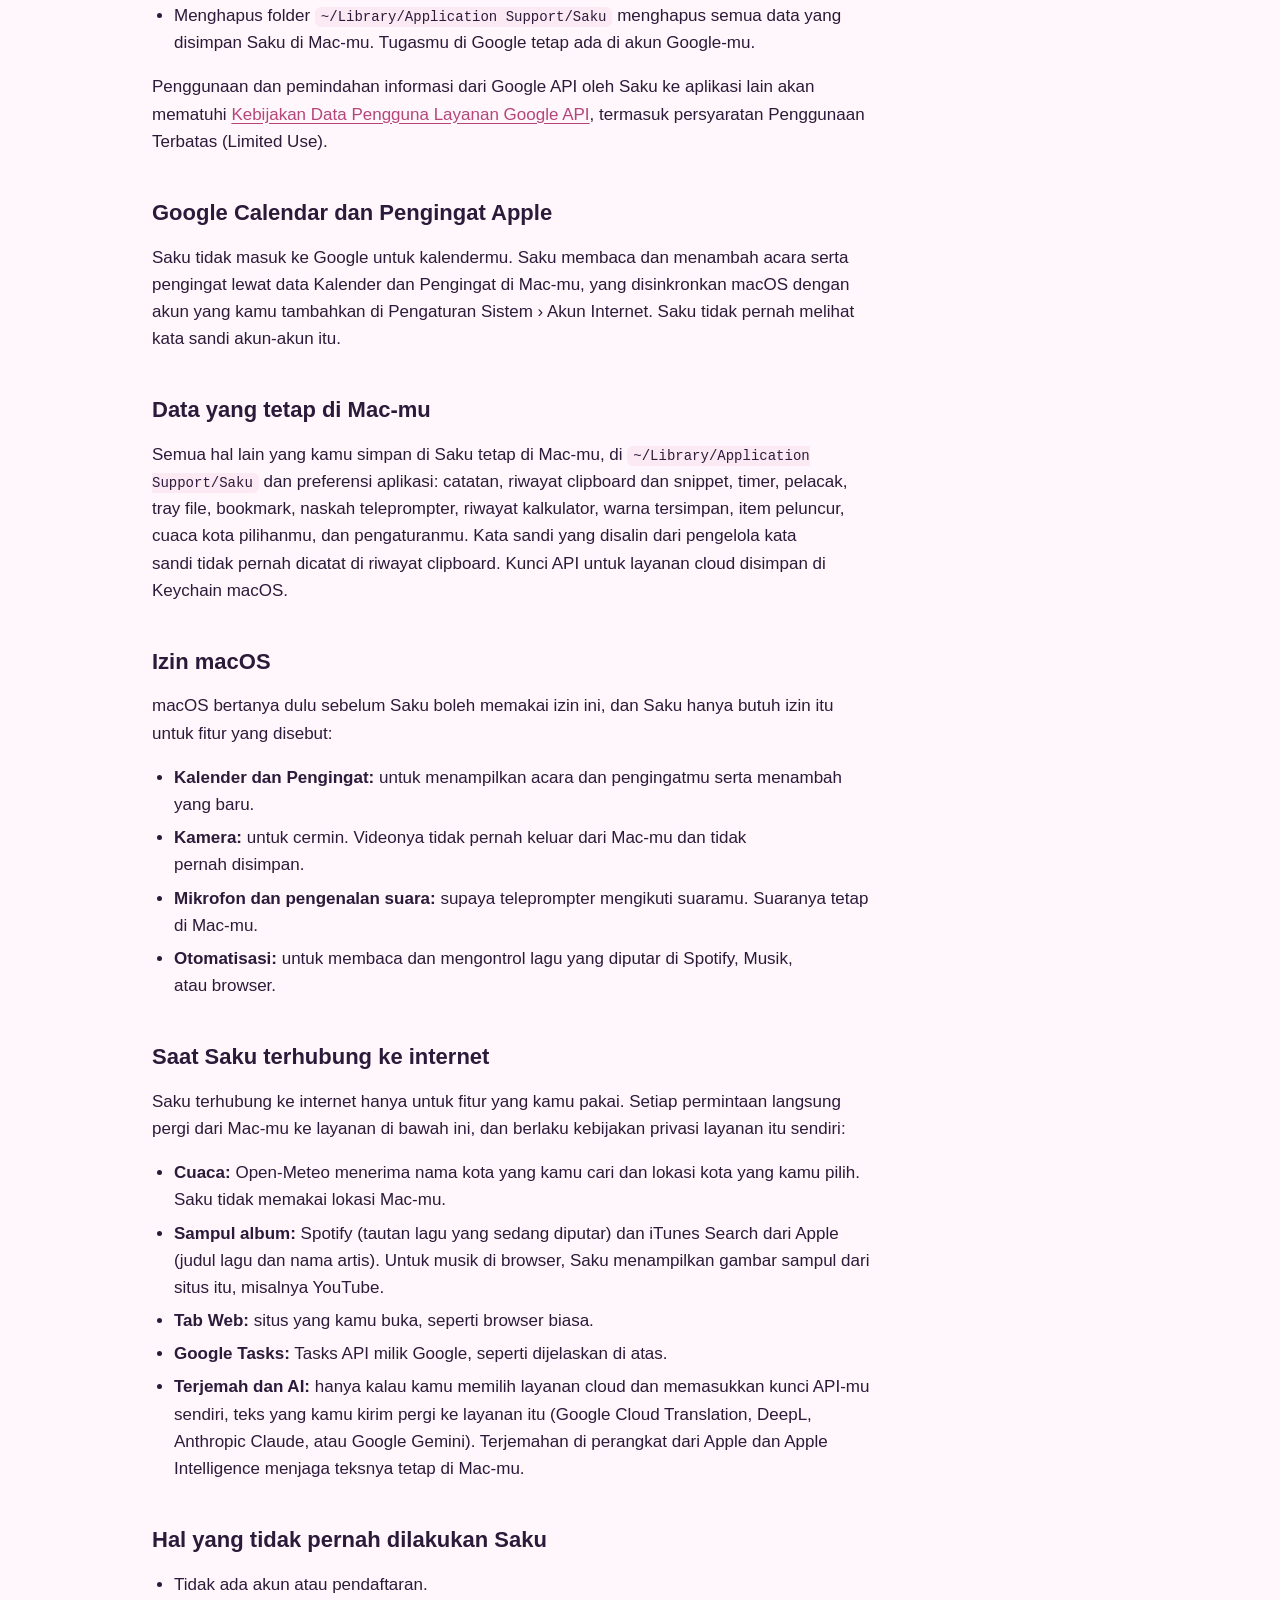
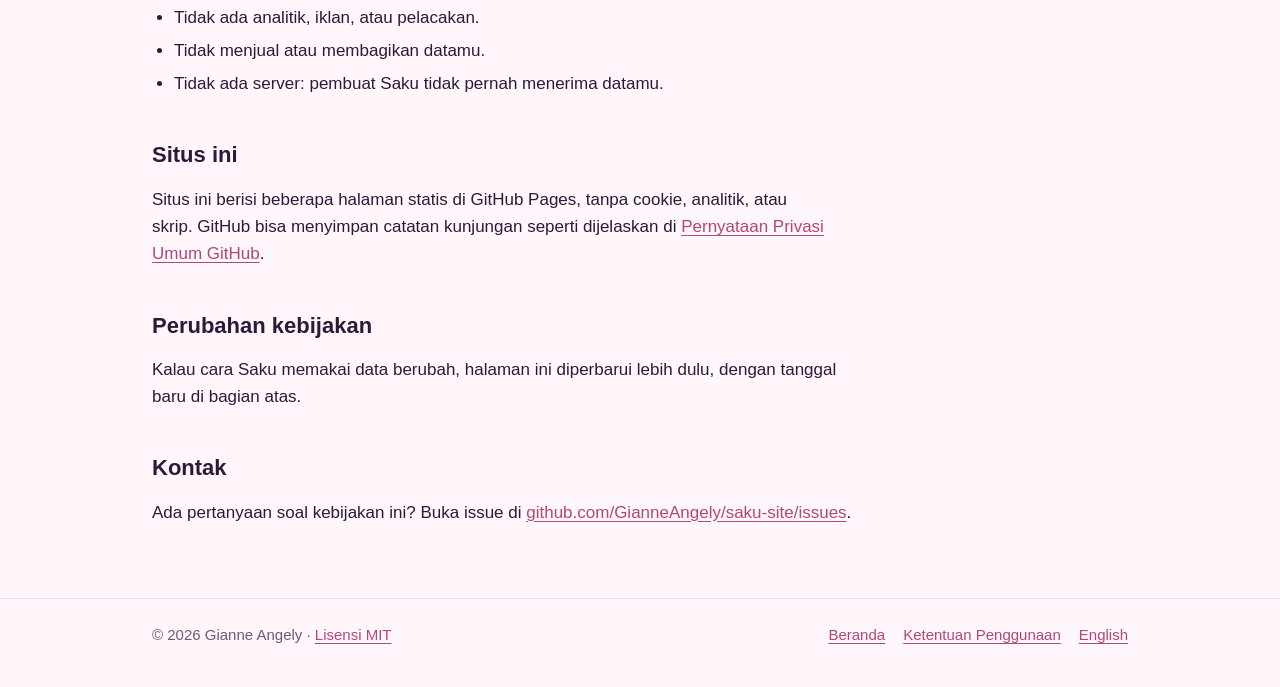
<file: id/privacy.html>
<!doctype html>
<html lang="id">
<head>
  <meta charset="utf-8">
  <meta name="viewport" content="width=device-width, initial-scale=1">
  <title>Kebijakan Privasi · Saku</title>
  <meta name="description" content="Data apa yang dipakai Saku, ke mana perginya, dan cara kamu tetap memegang kendali, termasuk Google Tasks.">
  <meta name="color-scheme" content="light dark">
  <meta name="theme-color" content="#2b1b3a">
  <link rel="icon" href="../assets/icon.png">
  <link rel="apple-touch-icon" href="../assets/icon.png">
  <link rel="stylesheet" href="../assets/style.css">
</head>
<body>
  <div class="band">
    <div class="wrap">
      <header class="top">
        <a class="brand" href="./"><img src="../assets/icon.png" alt="" width="30" height="30">Saku</a>
        <nav aria-label="Situs">
          <a href="privacy.html" aria-current="page">Kebijakan Privasi</a>
          <a href="terms.html">Ketentuan Penggunaan</a>
          <a href="../privacy.html" lang="en" hreflang="en">English</a>
        </nav>
      </header>
      <div class="page-title">
        <h1>Kebijakan Privasi</h1>
        <p>Terakhir diperbarui: 6 November 2026</p>
      </div>
    </div>
  </div>

  <main class="wrap">
    <article class="legal">
      <p>Saku adalah aplikasi macOS gratis dan open source buatan Gianne Angely. Saku menaruh berbagai alat di notch MacBook. Kebijakan ini menjelaskan data apa yang dipakai Saku, ke mana data itu pergi, dan cara kamu tetap memegang kendali. Kebijakan ini berlaku untuk aplikasi Saku dan situs ini.</p>
      <div class="summary">
        <p><strong>Versi singkat:</strong> Saku tidak punya akun, analitik, atau server. Datamu tetap di Mac-mu. Kalau fitur yang kamu pakai butuh internet, Mac-mu langsung terhubung ke layanan itu, dan tidak ada yang dikirim ke pembuat Saku.</p>
      </div>

      <h2 id="google">Data pengguna Google (Google Tasks)</h2>
      <p>Menyambungkan Google Tasks itu pilihan. Tanpa itu, tab To-do hanya jadi daftar di Mac-mu.</p>

      <h3>Data yang diakses Saku</h3>
      <p>Saat kamu masuk dengan Google di Pengaturan › To-do, Saku minta satu izin: scope Google Tasks <code>https://www.googleapis.com/auth/tasks</code>, yang dijelaskan Google sebagai "Create, edit, organize, and delete all your tasks" (membuat, mengedit, mengatur, dan menghapus semua tugasmu). Dengan izin itu, Saku membaca dan menulis daftar tugas dan tugasmu: judul, catatan, tenggat, status selesai, urutan, dan subtugas. Saku tidak minta nama, alamat email, kontak, Gmail, Drive, atau data Google lainnya. Kamu masuk lewat halaman Google sendiri di browser, jadi Saku tidak pernah melihat kata sandi Google-mu.</p>

      <h3>Cara Saku memakainya</h3>
      <p>Hanya untuk menampilkan tugasmu di notch dan menyinkronkannya dua arah: perubahan yang kamu buat di Saku dikirim ke Google Tasks, dan perubahan yang kamu buat di tempat lain, misalnya di HP, dibawa masuk ke Saku. Saku tidak memakai data pengguna Google untuk iklan, tidak membuat profil dari data itu, tidak memakainya untuk melatih model AI, dan tidak meneruskannya ke fitur Terjemah atau AI di Saku.</p>

      <h3>Tempat penyimpanannya</h3>
      <ul>
        <li>Salinan daftar tugas dan tugasmu disimpan di Mac-mu, di <code>~/Library/Application Support/Saku/todo.json</code>, supaya tab To-do bisa dibuka saat offline dan perubahan saat offline dikirim belakangan.</li>
        <li>Token masuk dari Google disimpan di Keychain macOS.</li>
        <li>Saku tidak punya server. Tugasmu hanya berpindah antara Mac-mu dan Google.</li>
      </ul>

      <h3>Berbagi data</h3>
      <p>Saku tidak membagikan, menjual, atau memindahkan data pengguna Google ke siapa pun. Pembuat Saku tidak pernah menerimanya.</p>

      <h3>Memutus sambungan dan menghapus data</h3>
      <ul>
        <li>Pengaturan › To-do › Keluar meminta Google mencabut akses Saku, menghapus token dari Keychain, dan membuang daftar Google dari salinan di Mac-mu.</li>
        <li>Kamu juga bisa mencabut akses Saku kapan saja di <a href="https://myaccount.google.com/connections">myaccount.google.com/connections</a>.</li>
        <li>Menghapus folder <code>~/Library/Application Support/Saku</code> menghapus semua data yang disimpan Saku di Mac-mu. Tugasmu di Google tetap ada di akun Google-mu.</li>
      </ul>

      <p>Penggunaan dan pemindahan informasi dari Google API oleh Saku ke aplikasi lain akan mematuhi <a href="https://developers.google.com/terms/api-services-user-data-policy">Kebijakan Data Pengguna Layanan Google API</a>, termasuk persyaratan Penggunaan Terbatas (Limited Use).</p>

      <h2>Google Calendar dan Pengingat Apple</h2>
      <p>Saku tidak masuk ke Google untuk kalendermu. Saku membaca dan menambah acara serta pengingat lewat data Kalender dan Pengingat di Mac-mu, yang disinkronkan macOS dengan akun yang kamu tambahkan di Pengaturan Sistem › Akun Internet. Saku tidak pernah melihat kata sandi akun-akun itu.</p>

      <h2>Data yang tetap di Mac-mu</h2>
      <p>Semua hal lain yang kamu simpan di Saku tetap di Mac-mu, di <code>~/Library/Application Support/Saku</code> dan preferensi aplikasi: catatan, riwayat clipboard dan snippet, timer, pelacak, tray file, bookmark, naskah teleprompter, riwayat kalkulator, warna tersimpan, item peluncur, cuaca kota pilihanmu, dan pengaturanmu. Kata sandi yang disalin dari pengelola kata sandi tidak pernah dicatat di riwayat clipboard. Kunci API untuk layanan cloud disimpan di Keychain macOS.</p>

      <h2>Izin macOS</h2>
      <p>macOS bertanya dulu sebelum Saku boleh memakai izin ini, dan Saku hanya butuh izin itu untuk fitur yang disebut:</p>
      <ul>
        <li><strong>Kalender dan Pengingat:</strong> untuk menampilkan acara dan pengingatmu serta menambah yang baru.</li>
        <li><strong>Kamera:</strong> untuk cermin. Videonya tidak pernah keluar dari Mac-mu dan tidak pernah disimpan.</li>
        <li><strong>Mikrofon dan pengenalan suara:</strong> supaya teleprompter mengikuti suaramu. Suaranya tetap di Mac-mu.</li>
        <li><strong>Otomatisasi:</strong> untuk membaca dan mengontrol lagu yang diputar di Spotify, Musik, atau browser.</li>
      </ul>

      <h2>Saat Saku terhubung ke internet</h2>
      <p>Saku terhubung ke internet hanya untuk fitur yang kamu pakai. Setiap permintaan langsung pergi dari Mac-mu ke layanan di bawah ini, dan berlaku kebijakan privasi layanan itu sendiri:</p>
      <ul>
        <li><strong>Cuaca:</strong> Open-Meteo menerima nama kota yang kamu cari dan lokasi kota yang kamu pilih. Saku tidak memakai lokasi Mac-mu.</li>
        <li><strong>Sampul album:</strong> Spotify (tautan lagu yang sedang diputar) dan iTunes Search dari Apple (judul lagu dan nama artis). Untuk musik di browser, Saku menampilkan gambar sampul dari situs itu, misalnya YouTube.</li>
        <li><strong>Tab Web:</strong> situs yang kamu buka, seperti browser biasa.</li>
        <li><strong>Google Tasks:</strong> Tasks API milik Google, seperti dijelaskan di atas.</li>
        <li><strong>Terjemah dan AI:</strong> hanya kalau kamu memilih layanan cloud dan memasukkan kunci API-mu sendiri, teks yang kamu kirim pergi ke layanan itu (Google Cloud Translation, DeepL, Anthropic Claude, atau Google Gemini). Terjemahan di perangkat dari Apple dan Apple Intelligence menjaga teksnya tetap di Mac-mu.</li>
      </ul>

      <h2>Hal yang tidak pernah dilakukan Saku</h2>
      <ul>
        <li>Tidak ada akun atau pendaftaran.</li>
        <li>Tidak ada analitik, iklan, atau pelacakan.</li>
        <li>Tidak menjual atau membagikan datamu.</li>
        <li>Tidak ada server: pembuat Saku tidak pernah menerima datamu.</li>
      </ul>

      <h2>Situs ini</h2>
      <p>Situs ini berisi beberapa halaman statis di GitHub Pages, tanpa cookie, analitik, atau skrip. GitHub bisa menyimpan catatan kunjungan seperti dijelaskan di <a href="https://docs.github.com/site-policy/privacy-policies/github-general-privacy-statement">Pernyataan Privasi Umum GitHub</a>.</p>

      <h2>Perubahan kebijakan</h2>
      <p>Kalau cara Saku memakai data berubah, halaman ini diperbarui lebih dulu, dengan tanggal baru di bagian atas.</p>

      <h2>Kontak</h2>
      <p>Ada pertanyaan soal kebijakan ini? Buka issue di <a href="https://github.com/GianneAngely/saku-site/issues">github.com/GianneAngely/saku-site/issues</a>.</p>
    </article>
  </main>

  <footer>
    <div class="wrap">
      <p>© 2026 Gianne Angely · <a href="https://opensource.org/license/mit">Lisensi MIT</a></p>
      <nav aria-label="Kaki halaman">
        <a href="./">Beranda</a>
        <a href="terms.html">Ketentuan Penggunaan</a>
        <a href="../privacy.html" lang="en" hreflang="en">English</a>
      </nav>
    </div>
  </footer>
</body>
</html>
</file>
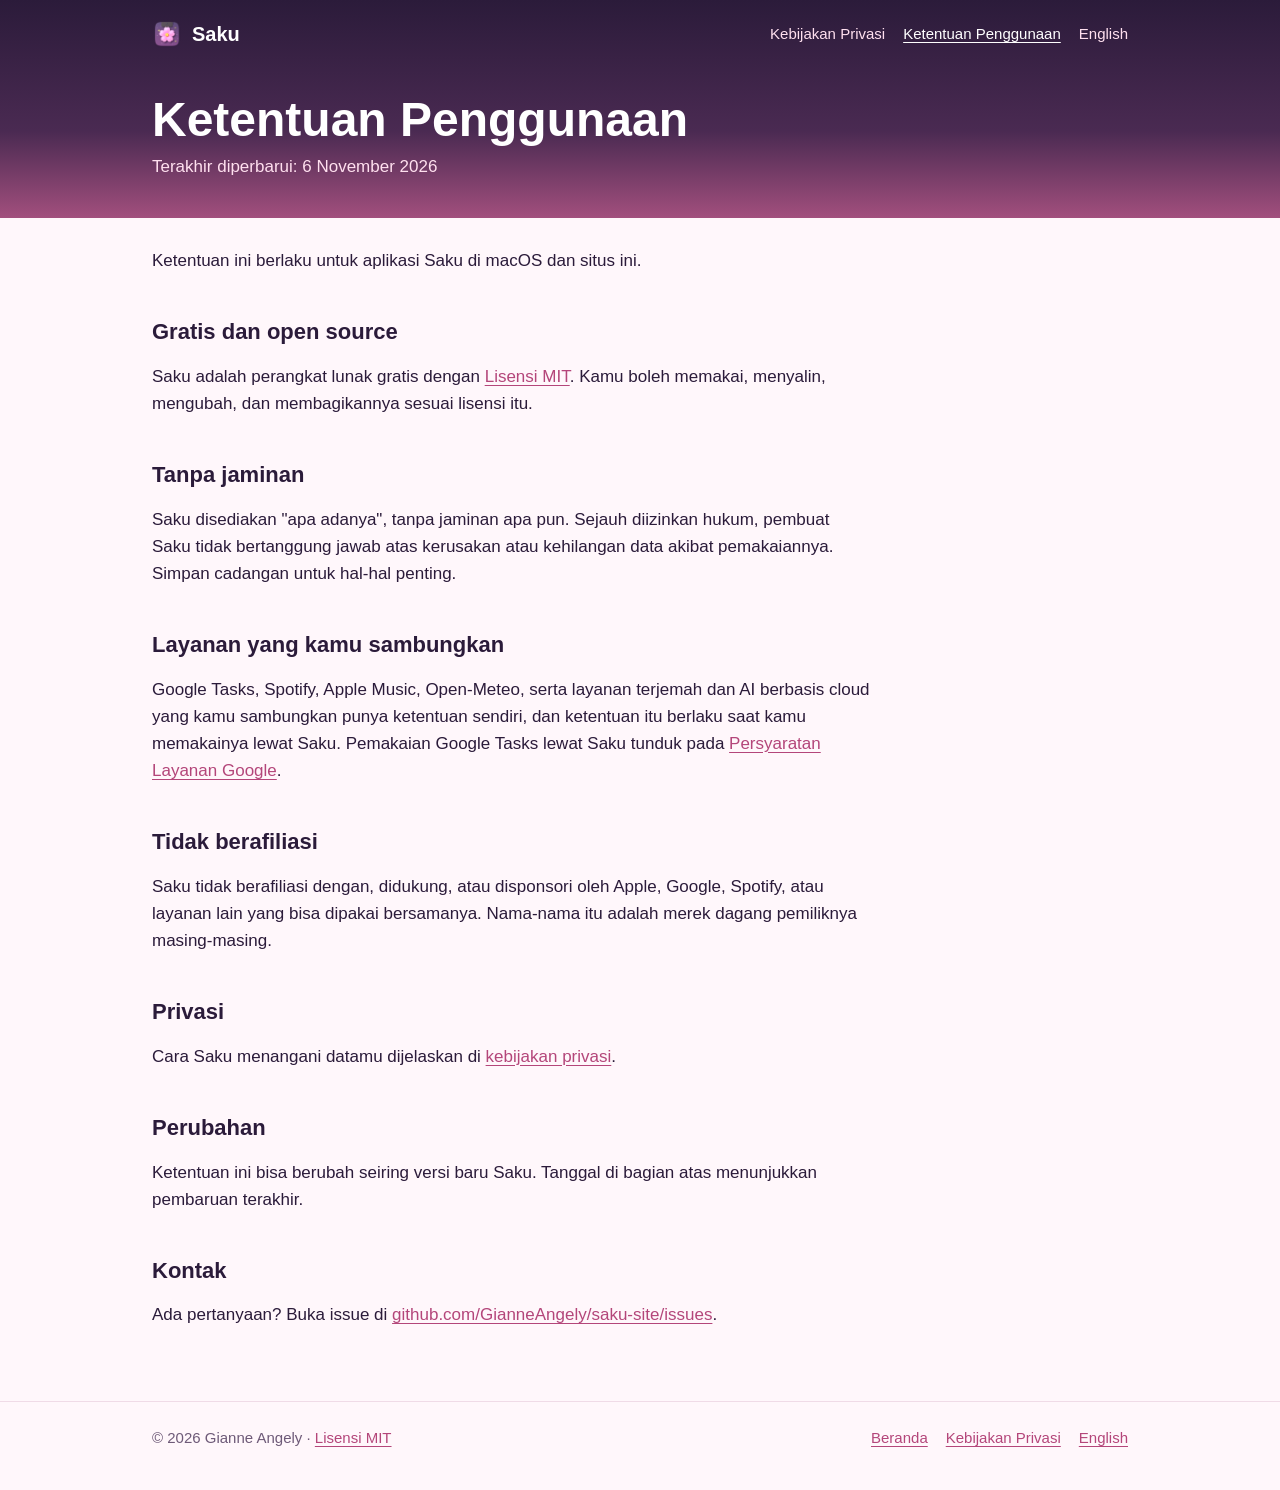
<file: id/terms.html>
<!doctype html>
<html lang="id">
<head>
  <meta charset="utf-8">
  <meta name="viewport" content="width=device-width, initial-scale=1">
  <title>Ketentuan Penggunaan · Saku</title>
  <meta name="description" content="Ketentuan pemakaian Saku, aplikasi notch gratis dan open source untuk macOS.">
  <meta name="color-scheme" content="light dark">
  <meta name="theme-color" content="#2b1b3a">
  <link rel="icon" href="../assets/icon.png">
  <link rel="apple-touch-icon" href="../assets/icon.png">
  <link rel="stylesheet" href="../assets/style.css">
</head>
<body>
  <div class="band">
    <div class="wrap">
      <header class="top">
        <a class="brand" href="./"><img src="../assets/icon.png" alt="" width="30" height="30">Saku</a>
        <nav aria-label="Situs">
          <a href="privacy.html">Kebijakan Privasi</a>
          <a href="terms.html" aria-current="page">Ketentuan Penggunaan</a>
          <a href="../terms.html" lang="en" hreflang="en">English</a>
        </nav>
      </header>
      <div class="page-title">
        <h1>Ketentuan Penggunaan</h1>
        <p>Terakhir diperbarui: 6 November 2026</p>
      </div>
    </div>
  </div>

  <main class="wrap">
    <article class="legal">
      <p>Ketentuan ini berlaku untuk aplikasi Saku di macOS dan situs ini.</p>

      <h2>Gratis dan open source</h2>
      <p>Saku adalah perangkat lunak gratis dengan <a href="https://opensource.org/license/mit">Lisensi MIT</a>. Kamu boleh memakai, menyalin, mengubah, dan membagikannya sesuai lisensi itu.</p>

      <h2>Tanpa jaminan</h2>
      <p>Saku disediakan "apa adanya", tanpa jaminan apa pun. Sejauh diizinkan hukum, pembuat Saku tidak bertanggung jawab atas kerusakan atau kehilangan data akibat pemakaiannya. Simpan cadangan untuk hal-hal penting.</p>

      <h2>Layanan yang kamu sambungkan</h2>
      <p>Google Tasks, Spotify, Apple Music, Open-Meteo, serta layanan terjemah dan AI berbasis cloud yang kamu sambungkan punya ketentuan sendiri, dan ketentuan itu berlaku saat kamu memakainya lewat Saku. Pemakaian Google Tasks lewat Saku tunduk pada <a href="https://policies.google.com/terms?hl=id">Persyaratan Layanan Google</a>.</p>

      <h2>Tidak berafiliasi</h2>
      <p>Saku tidak berafiliasi dengan, didukung, atau disponsori oleh Apple, Google, Spotify, atau layanan lain yang bisa dipakai bersamanya. Nama-nama itu adalah merek dagang pemiliknya masing-masing.</p>

      <h2>Privasi</h2>
      <p>Cara Saku menangani datamu dijelaskan di <a href="privacy.html">kebijakan privasi</a>.</p>

      <h2>Perubahan</h2>
      <p>Ketentuan ini bisa berubah seiring versi baru Saku. Tanggal di bagian atas menunjukkan pembaruan terakhir.</p>

      <h2>Kontak</h2>
      <p>Ada pertanyaan? Buka issue di <a href="https://github.com/GianneAngely/saku-site/issues">github.com/GianneAngely/saku-site/issues</a>.</p>
    </article>
  </main>

  <footer>
    <div class="wrap">
      <p>© 2026 Gianne Angely · <a href="https://opensource.org/license/mit">Lisensi MIT</a></p>
      <nav aria-label="Kaki halaman">
        <a href="./">Beranda</a>
        <a href="privacy.html">Kebijakan Privasi</a>
        <a href="../terms.html" lang="en" hreflang="en">English</a>
      </nav>
    </div>
  </footer>
</body>
</html>
</file>
<file: assets/style.css>
/* Saku site: a home page and two legal pages in English and Bahasa Indonesia. No scripts, no web fonts. */
:root {
  color-scheme: light dark;
  --bg: #fff7fb;
  --surface: #ffffff;
  --line: #f0dbe7;
  --text: #2b1b3a;
  --muted: #6e5a78;
  --accent: #b4467a;
  --chip: #fbeaf3;
  --night: #2b1b3a;
  --dusk: #4a2a52;
  --rose: #a24f7d;
  --on-night: #ffffff;
  --on-night-muted: #ffe0ef;
  --font: ui-rounded, "SF Pro Rounded", -apple-system, BlinkMacSystemFont, "Segoe UI", Roboto, "Helvetica Neue", Arial, sans-serif;
}

@media (prefers-color-scheme: dark) {
  :root {
    --bg: #1a1022;
    --surface: #24172f;
    --line: #3a2a47;
    --text: #f6eef8;
    --muted: #c8b6d2;
    --accent: #ff9bc8;
    --chip: #2e1f3b;
    --rose: #6a3560;
  }
}

* { box-sizing: border-box; }
html { -webkit-text-size-adjust: 100%; }
body { margin: 0; background: var(--bg); color: var(--text); font: 400 17px/1.6 var(--font); }
img { display: block; max-width: 100%; height: auto; }
a { color: var(--accent); text-underline-offset: 3px; }
a:hover { text-decoration-thickness: 2px; }
.wrap { max-width: 1040px; margin: 0 auto; padding: 0 16px; }
@media (min-width: 720px) { .wrap { padding: 0 32px; } }

/* Night band: the header, the hero and the legal page titles. */
.band { background: linear-gradient(180deg, var(--night) 0%, var(--dusk) 60%, var(--rose) 100%); color: var(--on-night); }
.top { display: flex; flex-wrap: wrap; align-items: center; justify-content: space-between; gap: 12px 24px; padding: 18px 0; }
.brand { display: inline-flex; align-items: center; gap: 10px; color: var(--on-night); font-size: 20px; font-weight: 800; text-decoration: none; }
.brand img { width: 30px; height: 30px; }
.top nav { display: flex; flex-wrap: wrap; gap: 6px 18px; font-size: 15px; }
.top nav a { color: var(--on-night-muted); text-decoration: none; }
.top nav a:hover, .top nav a[aria-current="page"] { color: var(--on-night); text-decoration: underline; }

.hero { padding: 36px 0 0; text-align: center; }
.hero .icon { width: 112px; height: 112px; margin: 0 auto 18px; }
.hero h1, .hero .tagline, h2 { text-wrap: balance; }
.hero h1 { margin: 0 0 14px; font-size: clamp(52px, 9vw, 84px); font-weight: 800; line-height: 1; letter-spacing: 0; }
.hero .tagline { margin: 0 0 12px; font-size: clamp(21px, 3.2vw, 28px); font-weight: 700; line-height: 1.3; }
.hero .sub { max-width: 600px; margin: 0 auto; color: var(--on-night-muted); text-wrap: balance; }
.pill { display: inline-block; margin: 22px 0 0; padding: 8px 16px; border: 1px solid rgba(255, 255, 255, .28); border-radius: 999px; background: rgba(255, 255, 255, .1); font-size: 15px; font-weight: 600; }
a.pill { border-color: #ffffff; background: #ffffff; color: var(--night); text-decoration: none; }
a.pill:hover { border-color: var(--on-night-muted); background: var(--on-night-muted); }
.shot { max-width: 980px; margin: 40px auto 0; padding-bottom: 44px; }
.shot img { border-radius: 16px; box-shadow: 0 24px 60px rgba(20, 8, 30, .45); }

/* Home sections. */
section { padding: 60px 0 0; }
h2 { margin: 0 0 12px; font-size: 26px; font-weight: 800; line-height: 1.25; letter-spacing: 0; }
.lead { max-width: 680px; margin: 0 0 16px; color: var(--muted); text-wrap: pretty; }
.chips { display: grid; grid-template-columns: repeat(2, 1fr); gap: 10px; margin: 24px 0 0; padding: 0; list-style: none; }
.chips li { padding: 10px 14px; border-radius: 12px; background: var(--chip); font-size: 15px; font-weight: 600; }
.figure { margin: 28px 0 0; }
.figure img { border: 1px solid var(--line); border-radius: 16px; }
.cards { display: grid; gap: 14px; margin: 24px 0 0; }
@media (min-width: 720px) { .chips { grid-template-columns: repeat(4, 1fr); } }
@media (min-width: 760px) { .cards { grid-template-columns: repeat(3, 1fr); } }
.card { padding: 22px 24px; border: 1px solid var(--line); border-radius: 20px; background: var(--surface); }
.card h3 { margin: 0 0 6px; font-size: 18px; line-height: 1.3; }
.card p { margin: 0; color: var(--muted); font-size: 16px; }
.more { margin: 20px 0 0; font-weight: 600; }

footer { margin-top: 72px; padding: 24px 0 40px; border-top: 1px solid var(--line); color: var(--muted); font-size: 15px; }
footer .wrap { display: flex; flex-wrap: wrap; justify-content: space-between; gap: 8px 24px; }
footer nav { display: flex; flex-wrap: wrap; gap: 8px 18px; }
footer p { margin: 0; }

/* Privacy policy and terms. */
.page-title { padding: 26px 0 38px; }
.page-title h1 { margin: 0 0 6px; font-size: clamp(34px, 6vw, 48px); font-weight: 800; line-height: 1.1; letter-spacing: 0; }
.page-title p { margin: 0; color: var(--on-night-muted); }
.legal { max-width: 720px; padding-top: 12px; }
.legal h2 { margin: 44px 0 10px; font-size: 22px; }
.legal h3 { margin: 26px 0 6px; font-size: 18px; }
.legal ul { padding-left: 22px; }
.legal li { margin: 6px 0; }
.legal p, .legal li { text-wrap: pretty; }
.legal code { padding: 2px 6px; border-radius: 6px; background: var(--chip); font: 14px/1.5 ui-monospace, SFMono-Regular, Menlo, monospace; overflow-wrap: anywhere; }
.summary { margin: 28px 0 0; padding: 20px 24px; border-radius: 20px; background: var(--chip); }
.summary p { margin: 0; }
</file>
